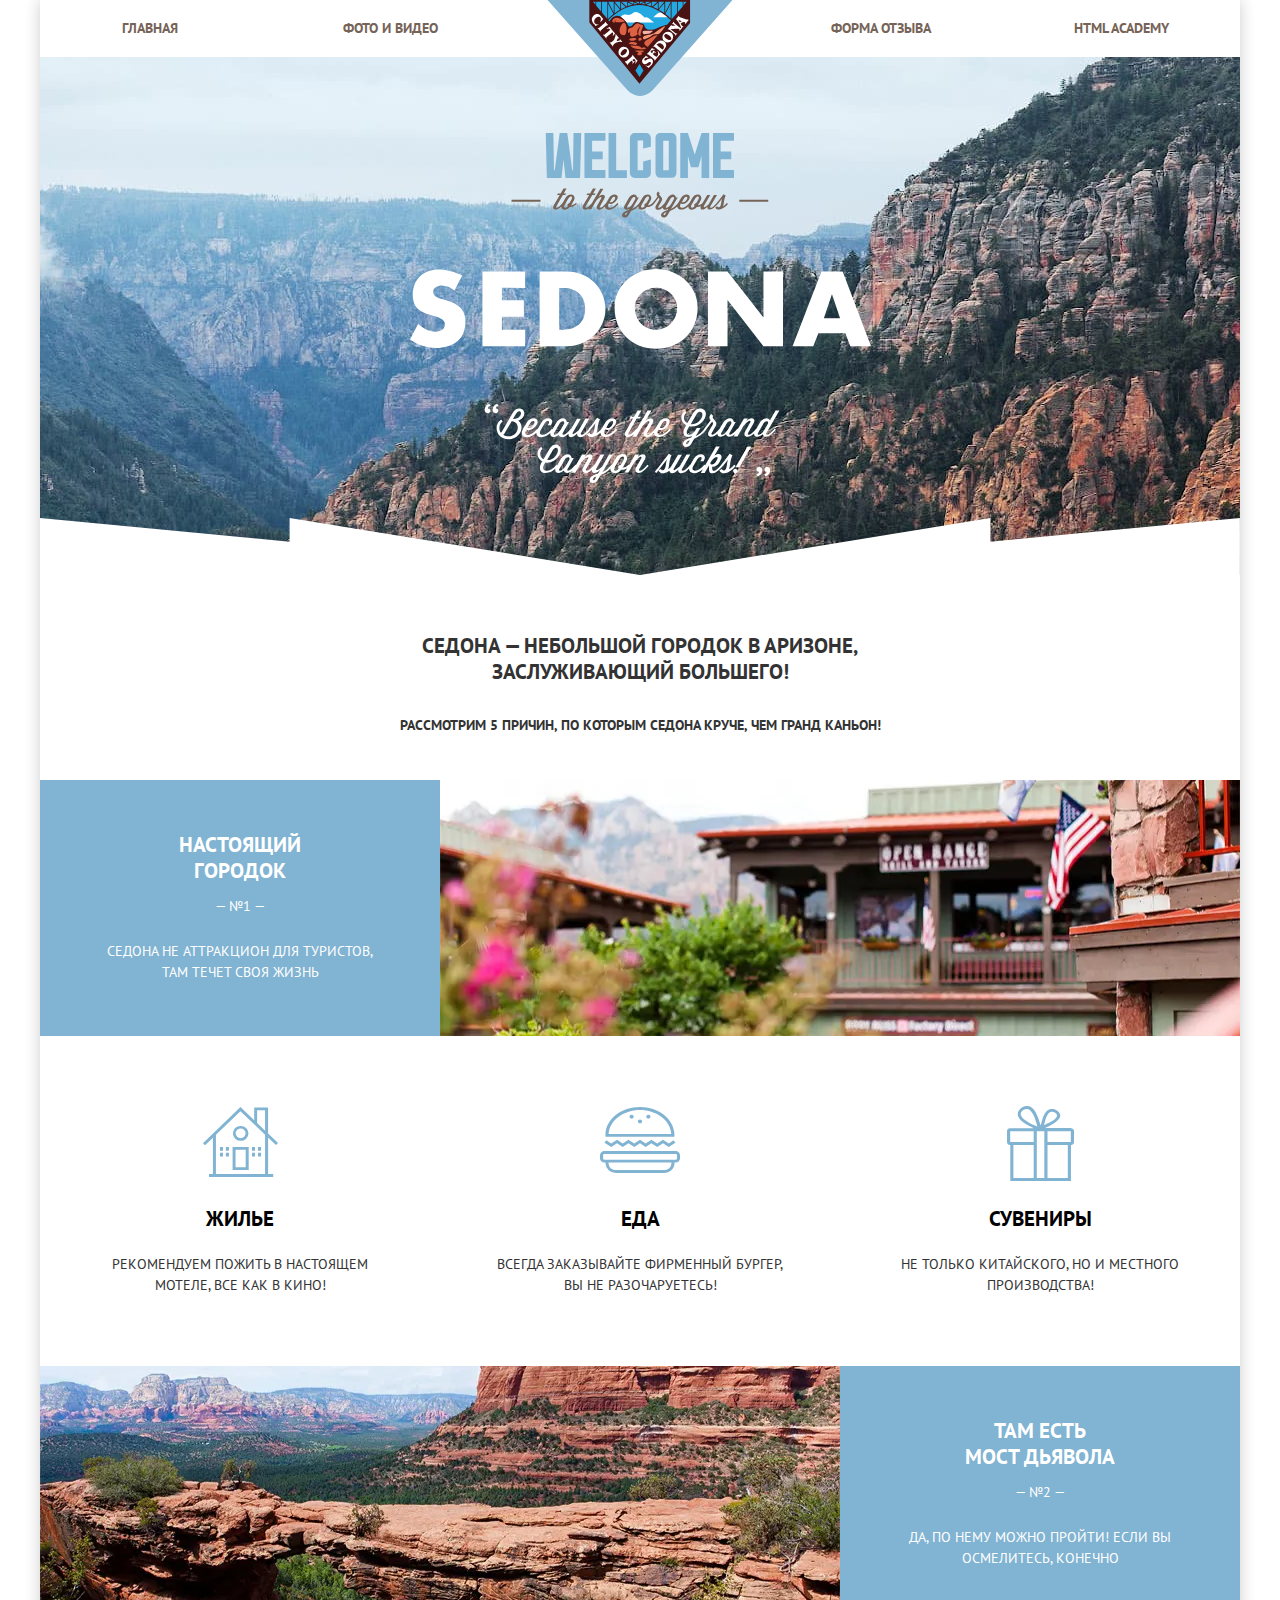
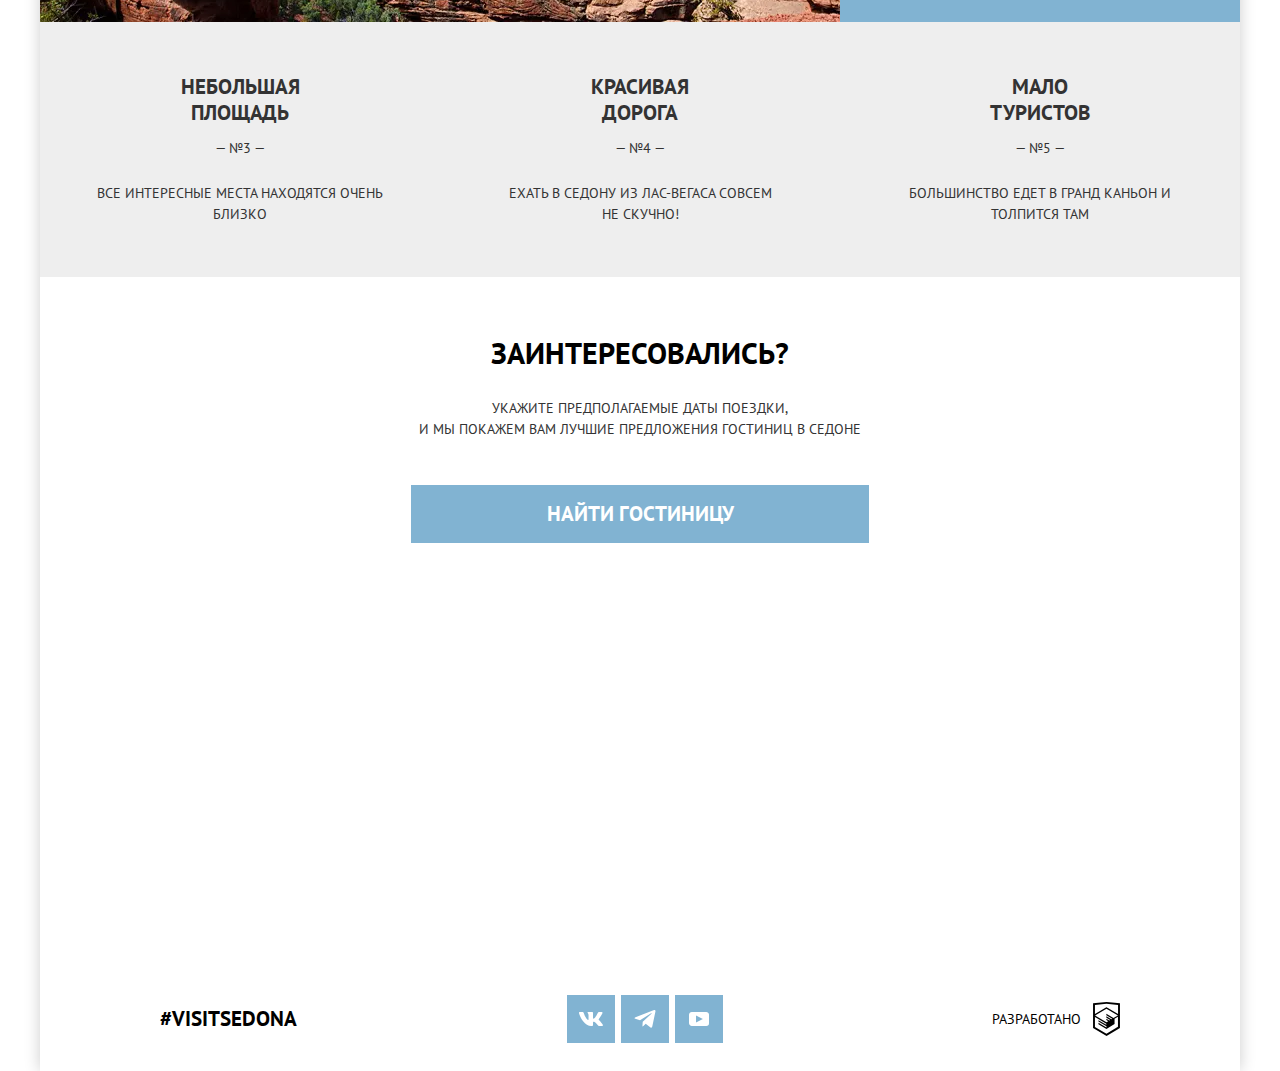
<file: index.html>
<!DOCTYPE html>
<html class="page" lang="ru">
<head>
  <meta charset="utf-8">
  <meta name="viewport" content="width=device-width, initial-scale=1">
  <link rel="stylesheet" href="css/style.min.css">
  <link rel="icon" href="favicon.ico"> <!-- 32×32 -->
  <link rel="icon" href="img/favicons/favicon.svg" type="image/svg+xml">
  <link rel="apple-touch-icon" href="img/favicons/favicon-180.png"> <!-- 180×180 -->
  <link rel="manifest" href="manifest.webmanifest">
  <title>HTML Academy: Седона</title>
</head>
<body class="page__body">
  <div class="page__container">
    <header class="header">
      <a class="header__logo" aria-current="page" href="index.html">
        <img class="header__logo-image" src="img/svg/logo-sedona.svg" width="185" height="96" alt="Логотип города Седона.">
      </a>
      <!-- Классы nav--closed и nav--opened для управления бургерным меню в мобильной версии -->
      <nav class="nav nav--closed nav--nojs">
        <button class="nav__toggle" type="button">
          <span class="visually-hidden">Открыть меню</span>
        </button>
        <div class="nav__wrapper">
          <ul class="nav__list site-list">
            <li class="site-list__item">
              <a class="site-list__link" aria-current="page" href="index.html">
                Главная
              </a>
            </li>
            <li class="site-list__item">
              <a class="site-list__link" href="catalog.html">
                Фото и видео
              </a>
            </li>
          </ul>
          <ul class="nav__list user-list">
            <li class="user-list__item">
              <a class="user-list__link" href="form.html">
                Форма Отзыва
              </a>
            </li>
            <li class="user-list__item">
              <a class="user-list__link" href="https://htmlacademy.ru/intensive/adaptive">
                HTML Academy
              </a>
            </li>
          </ul>
        </div>
      </nav>
    </header>
    <main class="main-container">
      <section class="advantages">
        <header class="advantages__header header-inner header-inner--big">
          <h1 class="visually-hidden">Поиск гостиниц в городе Седона</h1>
          <img class="header-inner__img header-inner__img--big" src="img/svg/hero-logo-big.svg" width="282" height="214" alt="Добро пожаловать в великолепную Седону! Большой Каньон - это отстой!">
        </header>
        <p class="advantages__text">Седона — небольшой городок в Аризоне, <br>заслуживающий большего!</p>
        <h2 class="advantages__title">Рассмотрим 5 причин, по которым Седона круче, чем Гранд Каньон!</h2>
        <ol class="advantages__list">
          <li class="advantages__item advantages__item--complex">
            <div class="advantages__container">
              <h3 class="advantages__subtitle">Настоящий <br>городок</h3>
              <span class="advantages__number">— №1 —</span>
              <p class="advantages__description">Седона не аттракцион для туристов, там течет своя жизнь</p>
            </div>
            <picture class="advantages__picture">
              <source type="image/webp" media="(min-width: 1200px)" srcset="img/advantages-photo-1-desktop.webp 1x, img/advantages-photo-1-desktop@2x.webp 2x" width="800" height="256">
              <source type="image/webp" media="(min-width: 768px)" srcset="img/advantages-photo-1-tablet.webp 1x, img/advantages-photo-1-tablet@2x.webp 2x" width="512" height="256">
              <source type="image/webp" srcset="img/advantages-photo-1-mobile.webp 1x, img/advantages-photo-1-mobile@2x.webp 2x" width="320" height="260">
              <source media="(min-width: 1200px)" srcset="img/advantages-photo-1-desktop.jpg 1x, img/advantages-photo-1-desktop@2x.jpg 2x" width="800" height="256">
              <source media="(min-width: 768px)" srcset="img/advantages-photo-1-tablet.jpg 1x, img/advantages-photo-1-tablet@2x.jpg 2x" width="512" height="256">
              <img class="advantages__photo" src="img/advantages-photo-1-mobile.jpg" srcset="img/advantages-photo-1-mobile@2x.jpg 2x" width="320" height="260" alt="Утро в Седоне.">
            </picture>

            <ul class="promo">
              <li class="promo__item promo__item--house">
                <h4 class="promo__title">Жилье</h4>
                <p class="promo__text">Рекомендуем пожить в настоящем мотеле, все как в кино!</p>
              </li>
              <li class="promo__item promo__item--food">
                <h4 class="promo__title">Еда</h4>
                <p class="promo__text">Всегда заказывайте фирменный бургер, вы не разочаруетесь!</p>
              </li>
              <li class="promo__item promo__item--souvenirs">
                <h4 class="promo__title">Сувениры</h4>
                <p class="promo__text">Не только китайского, но и местного производства!</p>
              </li>
            </ul>
          </li>
          <li class="advantages__item advantages__item--complex advantages__item--order-reverse">
            <div class="advantages__container">
              <h3 class="advantages__subtitle">Там есть <br>Мост дьявола</h3>
              <span class="advantages__number">— №2 —</span>
              <p class="advantages__description">Да, по нему можно пройти! Если вы осмелитесь, конечно</p>
            </div>
            <picture class="advantages__picture">
              <source type="image/webp" media="(min-width: 1200px)" srcset="img/advantages-photo-2-desktop.webp 1x, img/advantages-photo-2-desktop@2x.webp 2x" width="800" height="256">
              <source type="image/webp" media="(min-width: 768px)" srcset="img/advantages-photo-2-tablet.webp 1x, img/advantages-photo-2-tablet@2x.webp 2x" width="512" height="256">
              <source type="image/webp" srcset="img/advantages-photo-2-mobile.webp 1x, img/advantages-photo-2-mobile@2x.webp 2x" width="320" height="260">
              <source media="(min-width: 1200px)" srcset="img/advantages-photo-2-desktop.jpg 1x, img/advantages-photo-2-desktop@2x.jpg 2x" width="800" height="256">
              <source media="(min-width: 768px)" srcset="img/advantages-photo-2-tablet.jpg 1x, img/advantages-photo-2-tablet@2x.jpg 2x" width="512" height="256">
              <img class="advantages__photo" src="img/advantages-photo-2-mobile.jpg" srcset="img/advantages-photo-2-mobile@2x.jpg 2x" width="320" height="260" alt="Мост дьявола.">
            </picture>
          </li>
          <li class="advantages__item advantages__item--simple">
            <h3 class="advantages__subtitle">Небольшая <br>площадь</h3>
            <span class="advantages__number">— №3 —</span>
            <p class="advantages__description">Все интересные места находятся очень близко</p>
          </li>
          <li class="advantages__item advantages__item--simple advantages__item--dividing-line">
            <h3 class="advantages__subtitle">Красивая <br>дорога</h3>
            <span class="advantages__number">— №4 —</span>
            <p class="advantages__description">Ехать в Седону из Лас-Вегаса совсем <br>не скучно!</p>
          </li>
          <li class="advantages__item advantages__item--simple advantages__item--dividing-line">
            <h3 class="advantages__subtitle">Мало <br>туристов</h3>
            <span class="advantages__number">— №5 —</span>
            <p class="advantages__description">Большинство едет в Гранд Каньон и толпится там</p>
          </li>
        </ol>
      </section>
      <section class="search-hotel">
        <h2 class="visually-hidden">Где остановиться в Седоне?</h2>
        <p class="search-hotel__subtitle">Заинтересовались?</p>
        <p class="search-hotel__description">Укажите предполагаемые даты поездки, <br>и мы покажем вам лучшие предложения гостиниц в Cедоне</p>
        <a class="search-hotel__link button-basic button-basic--type" href="#">Найти гостиницу</a>
        <iframe class="search-hotel__map" src="https://www.google.com/maps/embed?pb=!1m18!1m12!1m3!1d2982005.9077018383!2d-111.81575275141151!3d34.98819727419906!2m3!1f0!2f0!3f0!3m2!1i1024!2i768!4f13.1!3m3!1m2!1s0x872da132f942b00d%3A0x5548c523fa6c8efd!2z0KHQtdC00L7QvdCwLCDQkNGA0LjQt9C-0L3QsCA4NjMzNiwg0KHQqNCQ!5e0!3m2!1sru!2sru!4v1680604906486!5m2!1sru!2sru" style="border: 0;" width="320" height="350" allowfullscreen="" loading="lazy" referrerpolicy="no-referrer-when-downgrade" title="Седона и ее окрестности на Google-картах"></iframe>
      </section>
    </main>
    <footer class="page-footer">
      <span class="visually-hidden">Наш хештег:</span>
      <a class="page-footer__link" href="#">
        <p class="page-footer__text page-footer__text--hashtag">#visitSEDONA</p>
      </a>
      <ul class="social">
        <li class="social__item">
          <a class="social__link button-basic" href="https://vk.com/htmlacademy">
            <span class="visually-hidden">Мы ВКонтакте.</span>
            <svg width="24" height="14" fill="currentColor" focusable="false">
              <use xlink:href="img/svg/sprite.svg#icon-vk"></use>
            </svg>
          </a>
        </li>
        <li class="social__item">
          <a class="social__link button-basic" href="https://t.me/htmlacademy">
            <span class="visually-hidden">Наш Телеграм.</span>
            <svg width="22" height="18" fill="currentColor" focusable="false">
              <use xlink:href="img/svg/sprite.svg#icon-telegram"></use>
            </svg>
          </a>
        </li>
        <li class="social__item">
          <a class="social__link button-basic" href="https://www.youtube.com/user/htmlacademyru">
            <span class="visually-hidden">Наш канал на YouTube.</span>
            <svg width="20" height="14" fill="currentColor" focusable="false">
              <use xlink:href="img/svg/sprite.svg#icon-youtube"></use>
            </svg>
          </a>
        </li>
      </ul>
      <a class="page-footer__link page-footer__link--last" href="https://htmlacademy.ru/intensive/adaptive">
        <p class="page-footer__text page-footer__text--made-in">Разработано</p>
        <span class="visually-hidden">в HTML Academy.</span>
        <svg width="27" height="36" fill="currentColor" focusable="false">
          <use xlink:href="img/svg/sprite.svg#icon-htmlacademy"></use>
        </svg>
      </a>
    </footer>
  </div>
  <script src="js/script.js"></script>
</body>
</html>
</file>
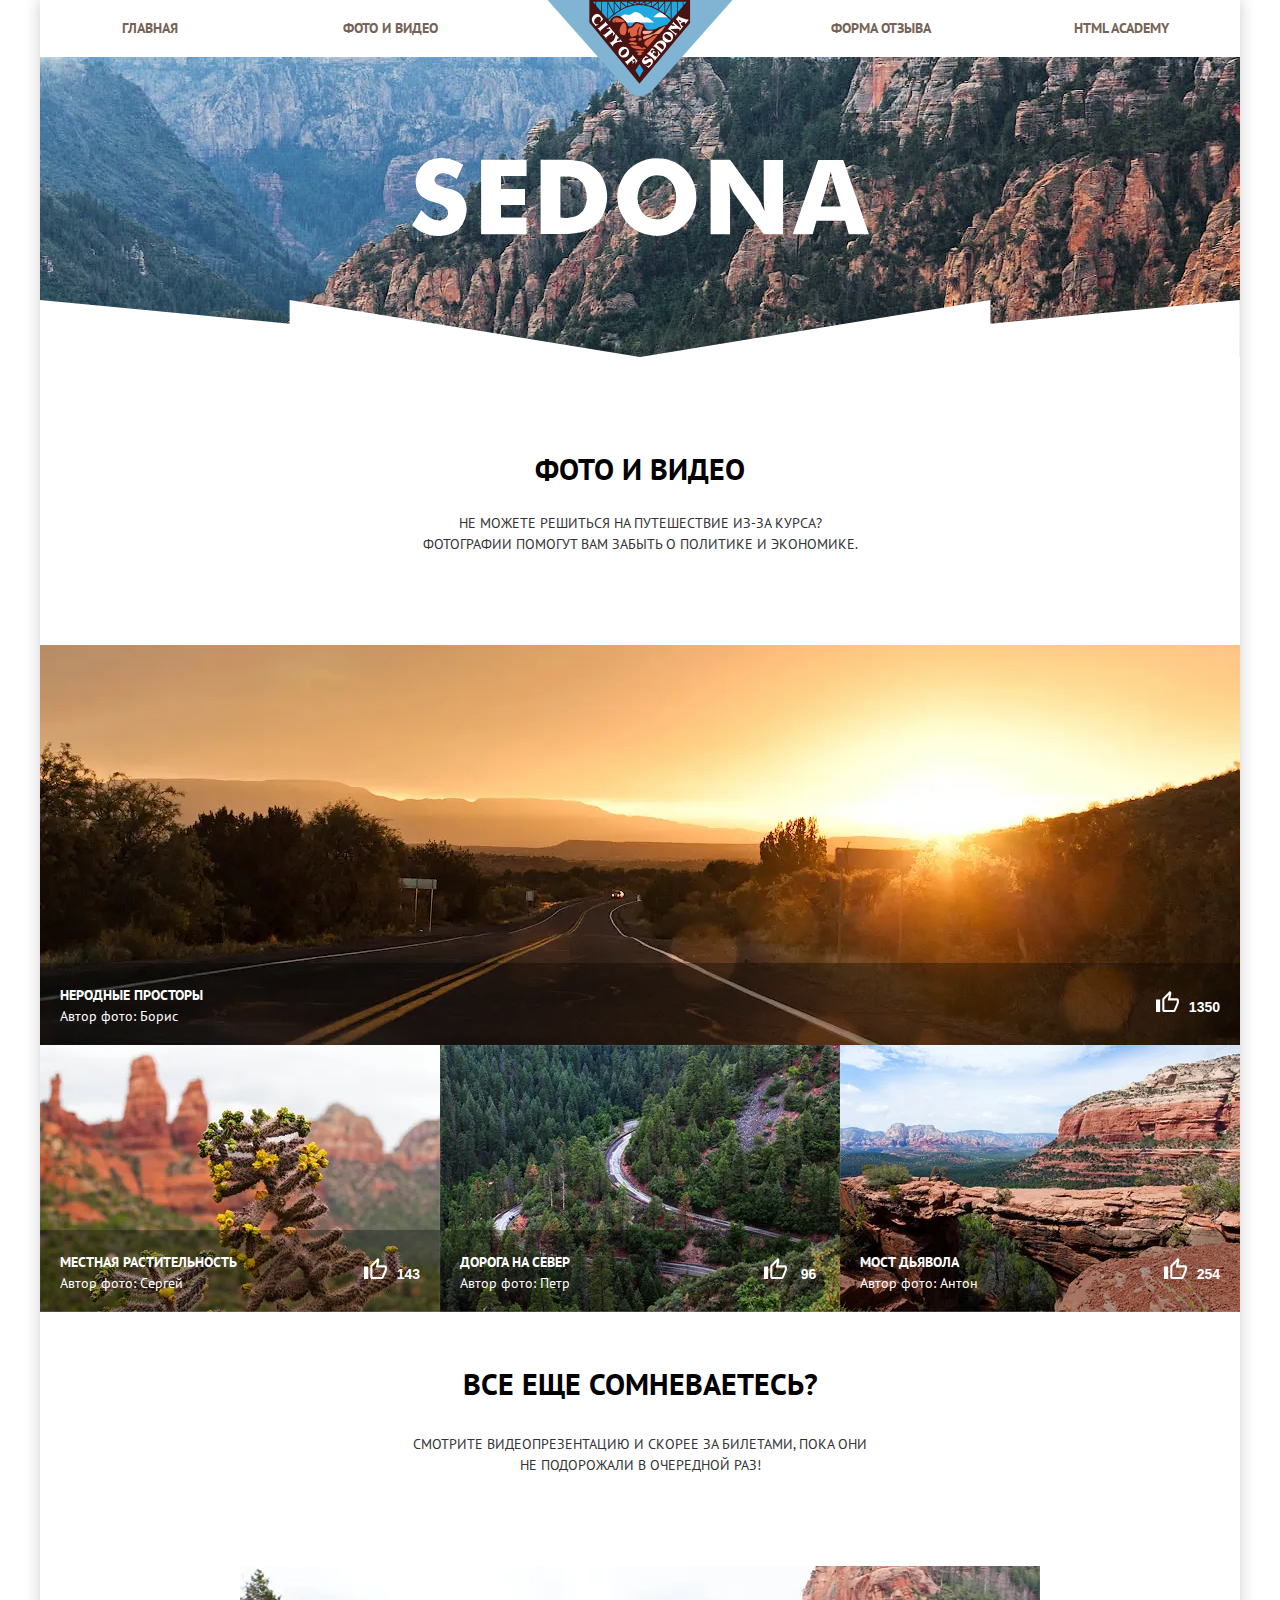
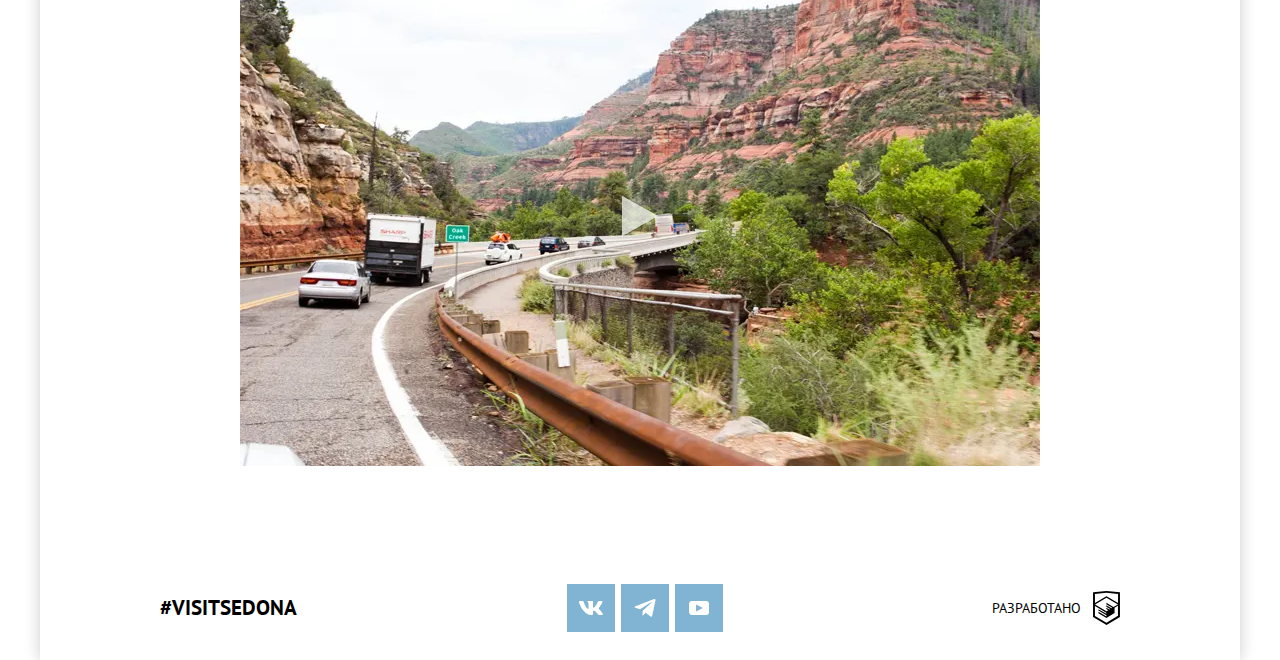
<file: catalog.html>
<!DOCTYPE html>
<html class="page" lang="ru">
<head>
  <meta charset="utf-8">
  <meta name="viewport" content="width=device-width, initial-scale=1">
  <link rel="stylesheet" href="css/style.min.css">
  <link rel="icon" href="favicon.ico"> <!-- 32×32 -->
  <link rel="icon" href="img/favicons/favicon.svg" type="image/svg+xml">
  <link rel="apple-touch-icon" href="img/favicons/favicon-180.png"> <!-- 180×180 -->
  <link rel="manifest" href="manifest.webmanifest">
  <title>HTML Academy: Седона. Каталог фото и видео</title>
</head>
<body class="page__body">
  <div class="page__container">
    <header class="header">
      <a class="header__logo" href="index.html">
        <img class="header__logo-image" src="img/svg/logo-sedona.svg" width="185" height="96" alt="Логотип города Седона.">
      </a>
      <!-- Классы "nav--closed" и "nav--opened" для управления бургерным меню в мобильной версии -->
      <nav class="nav nav--closed nav--nojs">
        <button class="nav__toggle" type="button">
          <span class="visually-hidden">Открыть меню</span>
        </button>
        <div class="nav__wrapper">
          <ul class="nav__list site-list">
            <li class="site-list__item">
              <a class="site-list__link"  href="index.html">
                Главная
              </a>
            </li>
            <li class="site-list__item">
              <a class="site-list__link" aria-current="page" href="catalog.html">
                Фото и видео
              </a>
            </li>
          </ul>
          <ul class="nav__list user-list">
            <li class="user-list__item">
              <a class="user-list__link" href="form.html">
                Форма Отзыва
              </a>
            </li>
            <li class="user-list__item">
              <a class="user-list__link" href="https://htmlacademy.ru/intensive/adaptive">
                HTML Academy
              </a>
            </li>
          </ul>
        </div>
      </nav>
    </header>
    <main class="main-container">
      <section class="gallery">
        <header class="gallery__header header-inner header-inner--small">
          <img class="header-inner__img header-inner__img--small" src="img/svg/hero-logo-small.svg" width="229" height="39" alt="Логотип города Седона.">
        </header>
        <h1 class="gallery__title gallery__title--top">Фото и видео</h1>
        <p class="gallery__subtitle">Не можете решиться на путешествие из-за курса? <br>Фотографии помогут вам забыть о политике и экономике.</p>
        <ul class="gallery__list">
          <li class="gallery__item gallery__item--dividing-line gallery__item--foto-wide">
            <picture>
              <source type="image/webp" media="(min-width: 1200px)" srcset="img/gallery/photo-1-desktop.webp 1x, img/gallery/photo-1-desktop@2x.webp 2x" width="1200" height="400">
              <source type="image/webp" media="(min-width: 768px)" srcset="img/gallery/photo-1-tablet.webp 1x, img/gallery/photo-1-tablet@2x.webp 2x" width="648" height="400">
              <source type="image/webp" srcset="img/gallery/photo-1-mobile.webp 1x, img/gallery/photo-1-mobile@2x.webp 2x" width="280" height="280">
              <source media="(min-width: 1200px)" srcset="img/gallery/photo-1-desktop.jpg 1x, img/gallery/photo-1-desktop@2x.jpg 2x" width="1200" height="400">
              <source media="(min-width: 768px)" srcset="img/gallery/photo-1-tablet.jpg 1x, img/gallery/photo-1-tablet@2x.jpg 2x" width="648" height="400">
              <img class="gallery__photo" src="img/gallery/photo-1-mobile.jpg" srcset="img/gallery/photo-1-mobile@2x.jpg 2x" width="280" height="280" alt="Дорога в Аризоне.">
            </picture>
            <div class="gallery__wrapper">
              <div class="gallery__inner">
                <h2 class="gallery__signature">Неродные просторы</h2>
                <p class="gallery__author">Автор фото: Борис</p>
              </div>
              <button class="gallery__like-button" type="button">
                <span class="visually-hidden">Поставить лайк</span>
                <svg class="gallery__rating-icon" width="23" height="21" fill="currentColor" focusable="false">
                  <use xlink:href="img/svg/sprite.svg#icon-catalog-rating"></use>
                </svg>
                <span class="gallery__rating">1350</span>
              </button>
            </div>
          </li>
          <li class="gallery__item gallery__item--dividing-line">
            <picture>
              <source type="image/webp" media="(min-width: 1200px)" srcset="img/gallery/photo-2-desktop.webp 1x, img/gallery/photo-2-desktop@2x.webp 2x" width="400" height="267">
              <source type="image/webp" media="(min-width: 768px)" srcset="img/gallery/photo-2-tablet.webp 1x, img/gallery/photo-2-tablet@2x.webp 2x" width="324" height="267">
              <source type="image/webp" srcset="img/gallery/photo-2-mobile.webp 1x, img/gallery/photo-2-mobile@2x.webp 2x" width="280" height="280">
              <source media="(min-width: 1200px)" srcset="img/gallery/photo-2-desktop.jpg 1x, img/gallery/photo-2-desktop@2x.jpg 2x" width="400" height="267">
              <source media="(min-width: 768px)" srcset="img/gallery/photo-2-tablet.jpg 1x, img/gallery/photo-2-tablet@2x.jpg 2x" width="324" height="267">
              <img class="gallery__photo" src="img/gallery/photo-2-mobile.jpg" srcset="img/gallery/photo-2-mobile@2x.jpg 2x" width="280" height="280" alt="Кактусовая веточка.">
            </picture>
            <div class="gallery__wrapper">
              <div class="gallery__inner">
                <h2 class="gallery__signature">Местная растительность</h2>
                <p class="gallery__author">Автор фото: Сергей</p>
              </div>
              <button class="gallery__like-button" type="button">
                <span class="visually-hidden">Поставить лайк</span>
                <svg class="gallery__rating-icon" width="23" height="21" fill="currentColor" focusable="false">
                  <use xlink:href="img/svg/sprite.svg#icon-catalog-rating"></use>
                </svg>
                <span class="gallery__rating">143</span>
              </button>
            </div>
          </li>
          <li class="gallery__item gallery__item--dividing-line">
            <picture>
              <source type="image/webp" media="(min-width: 1200px)" srcset="img/gallery/photo-3-desktop.webp 1x, img/gallery/photo-3-desktop@2x.webp 2x" width="400" height="267">
              <source type="image/webp" media="(min-width: 768px)" srcset="img/gallery/photo-3-tablet.webp 1x, img/gallery/photo-3-tablet@2x.webp 2x" width="324" height="267">
              <source type="image/webp" srcset="img/gallery/photo-3-mobile.webp 1x, img/gallery/photo-3-mobile@2x.webp 2x" width="280" height="280">
              <source media="(min-width: 1200px)" srcset="img/gallery/photo-3-desktop.jpg 1x, img/gallery/photo-3-desktop@2x.jpg 2x" width="400" height="267">
              <source media="(min-width: 768px)" srcset="img/gallery/photo-3-tablet.jpg 1x, img/gallery/photo-3-tablet@2x.jpg 2x" width="324" height="267">
              <img class="gallery__photo" src="img/gallery/photo-3-mobile.jpg" srcset="img/gallery/photo-3-mobile@2x.jpg 2x" width="280" height="280" alt="Горная дорога с орлиной высоты.">
            </picture>
            <div class="gallery__wrapper gallery__wrapper--accented-background">
              <div class="gallery__inner">
                <h2 class="gallery__signature">Дорога на север</h2>
                <p class="gallery__author">Автор фото: Петр</p>
              </div>
              <button class="gallery__like-button" type="button">
                <span class="visually-hidden">Поставить лайк</span>
                <svg class="gallery__rating-icon" width="23" height="21" fill="currentColor" focusable="false">
                  <use xlink:href="img/svg/sprite.svg#icon-catalog-rating"></use>
                </svg>
                <span class="gallery__rating">96</span>
              </button>
            </div>
          </li>
          <li class="gallery__item gallery__item--dividing-line">
            <picture>
              <source type="image/webp" media="(min-width: 1200px)" srcset="img/gallery/photo-4-desktop.webp 1x, img/gallery/photo-4-desktop@2x.webp 2x" width="400" height="267">
              <source type="image/webp" media="(min-width: 768px)" srcset="img/gallery/photo-4-tablet.webp 1x, img/gallery/photo-4-tablet@2x.webp 2x" width="324" height="267">
              <source type="image/webp" srcset="img/gallery/photo-4-mobile.webp 1x, img/gallery/photo-4-mobile@2x.webp 2x" width="280" height="280">
              <source media="(min-width: 1200px)" srcset="img/gallery/photo-4-desktop.jpg 1x, img/gallery/photo-4-desktop@2x.jpg 2x" width="400" height="267">
              <source media="(min-width: 768px)" srcset="img/gallery/photo-4-tablet.jpg 1x, img/gallery/photo-4-tablet@2x.jpg 2x" width="324" height="267">
              <img class="gallery__photo" src="img/gallery/photo-4-mobile.jpg" srcset="img/gallery/photo-4-mobile@2x.jpg 2x" width="280" height="280" alt="Хрестоматийный вид на Мост дьявола.">
            </picture>
            <div class="gallery__wrapper">
              <div class="gallery__inner">
                <h2 class="gallery__signature">Мост дьявола</h2>
                <p class="gallery__author">Автор фото: Антон</p>
              </div>
              <button class="gallery__like-button" type="button">
                <span class="visually-hidden">Поставить лайк</span>
                <svg class="gallery__rating-icon" width="23" height="21" fill="currentColor" focusable="false">
                  <use xlink:href="img/svg/sprite.svg#icon-catalog-rating"></use>
                </svg>
                <span class="gallery__rating">254</span>
              </button>
            </div>
          </li>
        </ul>
        <p class="gallery__title gallery__title--bottom">Все еще сомневаетесь?</p>
        <p class="gallery__subtitle">Смотрите видеопрезентацию и скорее за билетами, пока они <br>не подорожали в очередной раз!</p>
        <div class="gallery__video-container video">
          <picture>
            <source type="image/webp" media="(min-width: 1200px)" srcset="img/gallery/video-desktop.webp 1x, img/gallery/video-desktop@2x.webp 2x" width="800" height="500">
            <source type="image/webp" media="(min-width: 768px)" srcset="img/gallery/video-tablet.webp 1x, img/gallery/video-tablet@2x.webp 2x" width="648" height="500">
            <source type="image/webp" srcset="img/gallery/video-mobile.webp 1x, img/gallery/video-mobile@2x.webp 2x" width="280" height="177">
            <source media="(min-width: 1200px)" srcset="img/gallery/video-desktop.jpg 1x, img/gallery/video-desktop@2x.jpg 2x" width="800" height="500">
            <source media="(min-width: 768px)" srcset="img/gallery/video-tablet.jpg 1x, img/gallery/video-tablet@2x.jpg 2x" width="648" height="500">              <img class="video__photo-poster" src="img/gallery/video-mobile.jpg" srcset="img/gallery/video-mobile@2x.jpg 2x" width="280" height="177" alt="Стоп-кадр видеоплеера.">
          </picture>
          <button class="video__button button-basic" type="button">
            <span class="visually-hidden">Воспроизвести видео.</span>
            <svg width="48" height="54" fill="currentColor" focusable="false">
              <use xlink:href="img/svg/sprite.svg#video-button"></use>
            </svg>
          </button>
        </div>
      </section>
    </main>
    <footer class="page-footer">
      <span class="visually-hidden">Наш хештег:</span>
      <a class="page-footer__link" href="#">
        <p class="page-footer__text page-footer__text--hashtag">#visitSEDONA</p>
      </a>
      <ul class="social">
        <li class="social__item">
          <a class="social__link button-basic" href="https://vk.com/htmlacademy">
            <span class="visually-hidden">Мы ВКонтакте.</span>
            <svg width="24" height="14" fill="currentColor" focusable="false">
              <use xlink:href="img/svg/sprite.svg#icon-vk"></use>
            </svg>
          </a>
        </li>
        <li class="social__item">
          <a class="social__link button-basic" href="https://t.me/htmlacademy">
            <span class="visually-hidden">Наш Телеграм.</span>
            <svg width="22" height="18" fill="currentColor" focusable="false">
              <use xlink:href="img/svg/sprite.svg#icon-telegram"></use>
            </svg>
          </a>
        </li>
        <li class="social__item">
          <a class="social__link button-basic" href="https://www.youtube.com/user/htmlacademyru">
            <span class="visually-hidden">Наш канал на YouTube.</span>
            <svg width="20" height="14" fill="currentColor" focusable="false">
              <use xlink:href="img/svg/sprite.svg#icon-youtube"></use>
            </svg>
          </a>
        </li>
      </ul>
      <a class="page-footer__link page-footer__link--last" href="https://htmlacademy.ru/intensive/adaptive">
        <p class="page-footer__text page-footer__text--made-in">Разработано</p>
        <span class="visually-hidden">в HTML Academy.</span>
        <svg width="27" height="36" fill="currentColor" focusable="false">
          <use xlink:href="img/svg/sprite.svg#icon-htmlacademy"></use>
        </svg>
      </a>
    </footer>
  </div>
  <script src="js/script.js"></script>
</body>
</html>
</file>
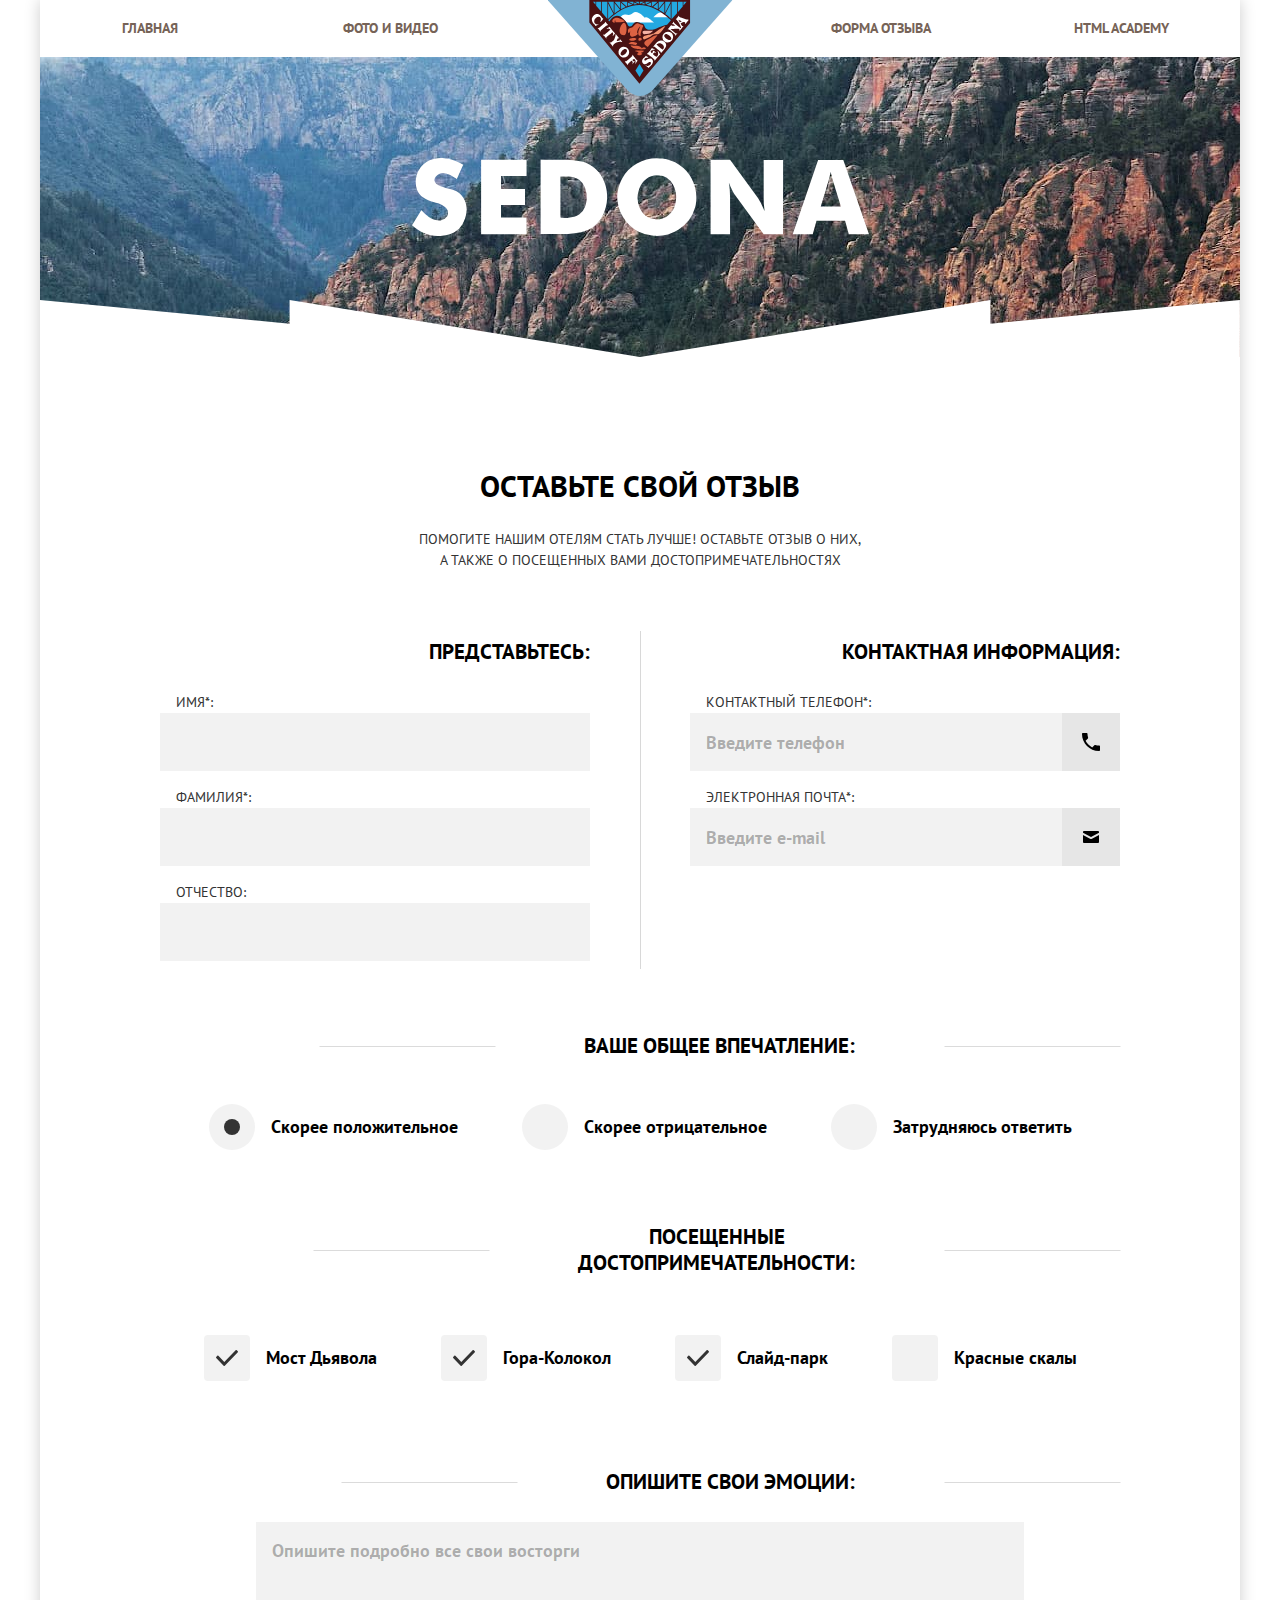
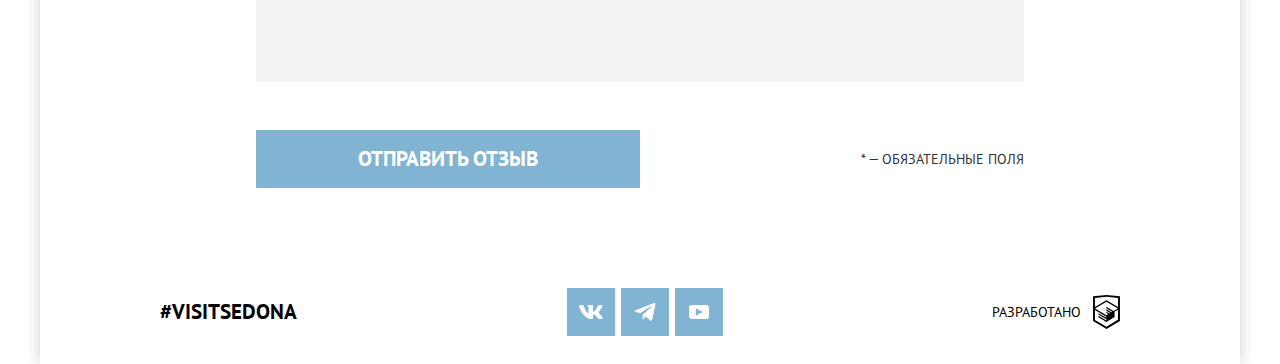
<file: form.html>
<!DOCTYPE html>
<html class="page" lang="ru">
<head>
  <meta charset="utf-8">
  <meta name="viewport" content="width=device-width, initial-scale=1">
  <link rel="stylesheet" href="css/style.min.css">
  <link rel="icon" href="favicon.ico"> <!-- 32×32 -->
  <link rel="icon" href="img/favicons/favicon.svg" type="image/svg+xml">
  <link rel="apple-touch-icon" href="img/favicons/favicon-180.png"> <!-- 180×180 -->
  <link rel="manifest" href="manifest.webmanifest">
  <title>HTML Academy: Седона. Форма Отзыва</title>
</head>
<body class="page__body">
  <div class="page__container">
    <header class="header">
      <a class="header__logo" href="index.html">
        <img class="header__logo-image" src="img/svg/logo-sedona.svg" width="185" height="96" alt="Логотип города Седона.">
      </a>
      <!-- Классы nav--closed и nav--opened для управления бургерным меню в мобильной версии -->
      <nav class="nav nav--closed nav--nojs">
        <button class="nav__toggle" type="button">
          <span class="visually-hidden">Открыть меню</span>
        </button>
        <div class="nav__wrapper">
          <ul class="nav__list site-list">
            <li class="site-list__item">
              <a class="site-list__link" href="index.html">
                Главная
              </a>
            </li>
            <li class="site-list__item">
              <a class="site-list__link" href="catalog.html">
                Фото и видео
              </a>
            </li>
          </ul>
          <ul class="nav__list user-list">
            <li class="user-list__item">
              <a class="user-list__link" aria-current="page" href="form.html">
                Форма Отзыва
              </a>
            </li>
            <li class="user-list__item">
              <a class="user-list__link" href="https://htmlacademy.ru/intensive/adaptive">
                HTML Academy
              </a>
            </li>
          </ul>
        </div>
      </nav>
    </header>
    <main class="main-container">
      <section class="guest-book">
        <header class="guest-book__header header-inner header-inner--small">
          <img class="header-inner__img header-inner__img--small" src="img/svg/hero-logo-small.svg" width="229" height="39" alt="Логотип города Седона.">
        </header>
        <h1 class="guest-book__title">Оставьте свой отзыв</h1>
        <p class="guest-book__subtitle">Помогите нашим отелям стать лучше! оставьте отзыв о них, <br>а также о посещенных вами достопримечательностях</p>
        <form class="guest-book__form form" action="https://echo.htmlacademy.ru/" method="get">
          <div class="form__wrapper">
            <fieldset class="form__group">
              <legend class="form__title form__title--double">Представьтесь:</legend>
              <label class="form__label" for="first-name">Имя*:</label>
              <input class="form__field" type="text" name="first-name" id="first-name" required>
              <label class="form__label" for="last-name">Фамилия*:</label>
              <input class="form__field" type="text" name="last-name" id="last-name" required>
              <label class="form__label" for="surname">Отчество:</label>
              <input class="form__field" type="text" name="surname" id="surname">
            </fieldset>
            <fieldset class="form__group">
              <legend class="form__title form__title--double">Контактная информация:</legend>
              <label class="form__label" for="phone">Контактный телефон*:</label>
              <div class="form__wrapper-field form__wrapper-field--phone">
                <input class="form__field" placeholder="Введите телефон" type="tel" name="phone" id="phone" required>
              </div>
              <label class="form__label" for="email">Электронная почта*:</label>
              <div class="form__wrapper-field form__wrapper-field--email">
                <input class="form__field" placeholder="Введите e-mail" type="email" name="email" id="email" required>
              </div>
            </fieldset>
          </div>
          <fieldset class="form__group">
            <legend class="form__title form__title--single">Ваше общее впечатление:</legend>
            <ul class="form__list form__list--radio">
              <li class="form__item form__item--medium">
                <input class="form__control-input visually-hidden" type="radio" id="positive" name="impression" value="positive" checked>
                <label class="form__control-label" for="positive">Скорее положительное</label>
              </li>
              <li class="form__item form__item--medium">
                <input class="form__control-input visually-hidden" type="radio" id="negative" name="impression" value="negative">
                <label class="form__control-label" for="negative">Скорее отрицательное</label>
              </li>
              <li class="form__item form__item--medium">
                <input class="form__control-input visually-hidden" type="radio" id="no-answer" name="impression" value="he did not decide">
                <label class="form__control-label" for="no-answer">Затрудняюсь ответить</label>
              </li>
            </ul>
          </fieldset>
          <fieldset class="form__group">
            <legend class="form__title form__title--single">Посещенные <br>достопримечательности:</legend>
            <ul class="form__list form__list--checkbox">
              <li class="form__item form__item--narrow">
                <input class="form__control-input visually-hidden" type="checkbox" id="devils-bridge" name="devils-bridge" checked>
                <span class="form__mark"></span>
                <label class="form__control-label" for="devils-bridge">Мост Дьявола</label>
              </li>
              <li class="form__item form__item--narrow">
                <input class="form__control-input visually-hidden" type="checkbox" id="mount-bell" name="mount-bell" checked>
                <span class="form__mark"></span>
                <label class="form__control-label" for="mount-bell">Гора-Колокол</label>
              </li>
              <li class="form__item form__item--narrow">
                <input class="form__control-input visually-hidden" type="checkbox" id="slide-park" name="slide-park" checked>
                <span class="form__mark"></span>
                <label class="form__control-label" for="slide-park">Слайд-парк</label>
              </li>
              <li class="form__item form__item--narrow">
                <input class="form__control-input visually-hidden" type="checkbox" id="red-rocks" name="red-rocks">
                <span class="form__mark"></span>
                <label class="form__control-label" for="red-rocks">Красные скалы</label>
              </li>
            </ul>
          </fieldset>
          <fieldset class="form__group form__group--last">
            <legend class="form__title form__title--single">Опишите свои эмоции:</legend>
            <label class="visually-hidden" for="field-additional">Количество символов не ограничено!</label>
            <textarea class="form__field-additional" id="field-additional" name="field-additional" placeholder="Опишите подробно все свои восторги"></textarea>
          </fieldset>
          <div class="form__wrapper-button">
            <button class="form__button button-basic button-basic--type" type="submit">Отправить отзыв</button>
            <span class="form__footnote">* — обязательные поля</span>
          </div>
        </form>
      </section>
    </main>
    <footer class="page-footer">
      <span class="visually-hidden">Наш хештег:</span>
      <a class="page-footer__link" href="#">
        <p class="page-footer__text page-footer__text--hashtag">#visitSEDONA</p>
      </a>
      <ul class="social">
        <li class="social__item">
          <a class="social__link button-basic" href="https://vk.com/htmlacademy">
            <span class="visually-hidden">Мы ВКонтакте.</span>
            <svg width="24" height="14" fill="currentColor" focusable="false">
              <use xlink:href="img/svg/sprite.svg#icon-vk"></use>
            </svg>
          </a>
        </li>
        <li class="social__item">
          <a class="social__link button-basic" href="https://t.me/htmlacademy">
            <span class="visually-hidden">Наш Телеграм.</span>
            <svg width="22" height="18" fill="currentColor" focusable="false">
              <use xlink:href="img/svg/sprite.svg#icon-telegram"></use>
            </svg>
          </a>
        </li>
        <li class="social__item">
          <a class="social__link button-basic" href="https://www.youtube.com/user/htmlacademyru">
            <span class="visually-hidden">Наш канал на YouTube.</span>
            <svg width="20" height="14" fill="currentColor" focusable="false">
              <use xlink:href="img/svg/sprite.svg#icon-youtube"></use>
            </svg>
          </a>
        </li>
      </ul>
      <a class="page-footer__link page-footer__link--last" href="https://htmlacademy.ru/intensive/adaptive">
        <p class="page-footer__text page-footer__text--made-in">Разработано</p>
        <span class="visually-hidden">в HTML Academy.</span>
        <svg width="27" height="36" fill="currentColor" focusable="false">
          <use xlink:href="img/svg/sprite.svg#icon-htmlacademy"></use>
        </svg>
      </a>
    </footer>
  </div>
  <script src="js/script.js"></script>
</body>
</html>
</file>
<file: css/style.min.css>
@font-face{font-family:"PT Sans";font-style:normal;font-weight:400;src:url(../fonts/ptsans.woff2)format("woff2");font-display:swap}@font-face{font-family:"PT Sans";font-style:normal;font-weight:700;src:url(../fonts/ptsansbold.woff2)format("woff2");font-display:swap}img{max-width:100%;height:auto}*,::after,::before{box-sizing:border-box}.page{height:100%}.page__body{font-family:"PT Sans","Arial",sans-serif;font-size:14px;line-height:21px;font-weight:400;color:#333;height:100%;margin:0}.page__container{display:flex;flex-direction:column;width:320px;margin:0 auto;min-height:100%}@media (min-width:768px){.page__container{width:100%}}@media (min-width:1200px){.page__container{width:1200px;box-shadow:0 0 15px rgba(0,0,0,.2)}}.main-container{text-align:center;flex-grow:1}.visually-hidden{position:absolute;width:1px;height:1px;margin:-1px;padding:0;border:0;clip:rect(0 0 0 0);overflow:hidden}.header{width:100%;min-height:57px;position:relative}.header__logo{display:block;position:absolute;z-index:1;width:185px;height:96px;top:0;left:50%;transform:translateX(-50%)}.header__logo:hover{opacity:.8}.header__logo:focus-visible{outline:2px solid #68a2ca;outline-offset:2px}.header__logo:active{opacity:.9}.header__logo-image{width:185px;height:96px}.nav{position:relative}.nav__wrapper{display:flex;flex-direction:column;width:100%;position:absolute;top:0;left:0}@media (min-width:768px){.nav__wrapper{flex-direction:row;justify-content:space-between;position:relative}}.nav__list{position:relative;z-index:2}@media (min-width:768px){.nav__list{z-index:0}}.nav__toggle{color:#fff;background-color:transparent;border:0;display:flex;align-items:center;justify-content:center;width:62px;height:54px;position:absolute;top:0;right:0;z-index:3;cursor:pointer}.nav__toggle:hover{opacity:.6}.nav__toggle:focus-visible{outline:2px solid #333;outline-offset:-2px}.nav__toggle:active{opacity:.3}@media (min-width:768px){.nav__toggle.nav__toggle{display:none}}.nav--closed .nav__toggle::before{content:"";position:absolute;top:18px;left:20px;width:22px;height:4px;background-color:#81b3d2;box-shadow:0 9px 0 0#81b3d2,0 18px 0 0#81b3d2;z-index:4}.nav--closed .nav__toggle:active::before{background-color:rgba(255,255,255,.3);box-shadow:0 8px 0 0 rgba(255,255,255,.3),0 16px 0 0 rgba(255,255,255,.3)}.nav--opened .nav__toggle{top:2px;left:auto;right:0}.nav--opened .nav__toggle::after,.nav--opened .nav__toggle::before{content:"";position:absolute;top:24px;left:18px;width:28px;height:4px;background-color:#fff}.nav--opened .nav__toggle::before{transform:rotate(45deg);box-shadow:none}.nav--opened .nav__toggle::after{transform:rotate(-45deg)}.nav--opened .nav__toggle:active::after,.nav--opened .nav__toggle:active::before{background-color:rgba(255,255,255,.3)}@media (max-width:767px){.nav--closed .site-list__item,.nav--closed .user-list__item,.nav--nojs .nav__toggle{display:none}.nav__wrapper::before{position:absolute;content:"";width:100%;height:7px;bottom:0;left:0;z-index:5;background:linear-gradient(transparent,rgba(0,0,0,.2))}}.site-list{margin:0;padding:0;list-style:none;display:flex;flex-direction:column}@media (min-width:768px){.site-list{flex-direction:row;justify-content:space-around;flex-wrap:wrap;width:40%}}@media (min-width:1200px){.site-list{width:480px}}.site-list__item{background-color:#81b3d2;width:100%;min-height:55px;display:flex;align-items:center;justify-content:center;border-top:1px solid rgba(255,255,255,.2);border-bottom:1px solid rgba(1,1,1,.2)}@media (min-width:768px){.site-list__item{background-color:#fff;border:0;width:-moz-fit-content;width:fit-content}}.site-list__item:first-child{border-top:none}.site-list__link{display:block;font-weight:700;font-size:18px;line-height:26px;text-decoration:none;text-transform:uppercase;color:#fff;padding:14px 60px;width:100%;text-align:center}@media (min-width:768px){.site-list__link{font-size:14px;line-height:21px;color:#000;padding:18px}}@media (min-width:1200px){.site-list__link{font-size:14px;line-height:21px;color:#766357}}.site-list__link:hover{background-color:#669ec0}@media (min-width:768px){.site-list__link:hover{color:#81b3d2;background-color:#fff}}.site-list__link:focus-visible{outline:2px solid #333;outline-offset:-2px}@media (min-width:768px){.site-list__link:focus-visible{outline:2px solid #68a2ca}}.site-list__link:active{background-color:#5496bd;color:rgba(255,255,255,.3)}@media (min-width:768px){.site-list__link:active{color:#b3b3b3;background-color:#fff}}.user-list{margin:0;padding:0;list-style:none;display:flex;flex-direction:column}@media (min-width:768px){.user-list{flex-direction:row;justify-content:space-around;flex-wrap:wrap;width:40%}}@media (min-width:1200px){.user-list{width:480px}}.user-list__item{background-color:#81b3d2;width:100%;min-height:55px;display:flex;align-items:center;justify-content:center;border-top:1px solid rgba(255,255,255,.2);border-bottom:1px solid rgba(1,1,1,.2)}@media (min-width:768px){.user-list__item{background-color:#fff;border:0;width:-moz-fit-content;width:fit-content}}.user-list__item:last-child{border-bottom:none}.user-list__link{display:block;font-weight:700;font-size:18px;line-height:26px;text-decoration:none;text-transform:uppercase;color:#fff;padding:14px 60px;width:100%;text-align:center}@media (min-width:768px){.user-list__link{font-size:14px;line-height:21px;color:#000;padding:18px}}@media (min-width:1200px){.user-list__link{font-size:14px;line-height:21px;color:#766357}}.user-list__link:hover{background-color:#669ec0}@media (min-width:768px){.user-list__link:hover{color:#81b3d2;background-color:#fff}}.user-list__link:focus-visible{outline:2px solid #333;outline-offset:-2px}@media (min-width:768px){.user-list__link:focus-visible{outline:2px solid #68a2ca}}.user-list__link:active{background-color:#5496bd;color:rgba(255,255,255,.3)}@media (min-width:768px){.user-list__link:active{color:#b3b3b3;background-color:#fff}}.advantages__header{padding-top:90px;margin-bottom:30px}@media (min-width:768px){.advantages__header{padding-top:76px;margin-bottom:48px}}@media (min-width:1200px){.advantages__header{margin-bottom:58px}}.advantages__text{font-weight:700;font-size:18px;line-height:26px;text-transform:uppercase;padding:0 24px;margin:0 0 39px}@media (min-width:768px){.advantages__text{font-size:21px;margin:0 0 30px}}.advantages__title{font-size:14px;line-height:21px;text-transform:uppercase;padding:0 18px;margin:0 0 30px}@media (min-width:768px){.advantages__title{margin:0 0 54px}}@media (min-width:1200px){.advantages__title{margin:0 0 44px}}.advantages__list{padding:0;list-style:none;display:flex;flex-direction:column;margin:0 auto}@media (min-width:768px){.advantages__list{flex-direction:row;flex-wrap:wrap;width:768px}}@media (min-width:1200px){.advantages__list{width:1200px}}.advantages__item{position:relative}.advantages__item--complex{color:#fff;background-color:#81b3d2;padding:0}@media (min-width:768px){.advantages__item--complex{width:100%;display:flex;flex-wrap:wrap}}.advantages__item--order-reverse{flex-direction:row-reverse}.advantages__item--simple{width:320px;background-color:#eee;padding:24px 33px}@media (min-width:768px){.advantages__item--simple{width:256px;padding:41px 33px}}@media (min-width:1200px){.advantages__item--simple{width:400px;padding:52px 50px}}@media (max-width:767px){.advantages__item:first-child{padding-top:18px}.advantages__item:last-child{padding-bottom:33px}.advantages__item:first-child::before{width:320px;height:37px;content:url(../img/svg/hero-divider-bottom.svg);position:absolute;top:-16px;left:50%;transform:translateX(-50%)}.advantages__item--dividing-line::before{width:284px;height:1px;background-color:#d6d6d6;content:"";position:absolute;top:0;left:18px}}.advantages__photo{display:block}@media (min-width:768px){.advantages__photo{width:512px}}@media (min-width:1200px){.advantages__photo{width:800px}}.advantages__container{width:320px;padding:37px 18px}@media (min-width:768px){.advantages__container{width:256px;padding:52px 30px 30px}}@media (min-width:1200px){.advantages__container{width:400px;padding:52px 54px}}.advantages__subtitle{font-weight:700;font-size:18px;line-height:26px;text-transform:uppercase;color:inherit;padding:0;margin:0 0 12px}@media (max-width:767px){.advantages__subtitle br{display:none}}@media (min-width:768px){.advantages__subtitle{font-size:21px}}.advantages__number{display:block;margin-bottom:16px}@media (min-width:768px){.advantages__number{margin-bottom:24px}}.advantages__description{text-transform:uppercase;padding:0;margin:0}@media (max-width:767px){.advantages__description br{display:none}}.promo{margin:0;padding:0;list-style:none;display:grid;background-color:#fff}@media (min-width:768px){.promo{grid-template-columns:repeat(3,256px);grid-column:1/-1}}@media (min-width:1200px){.promo{grid-template-columns:repeat(3,400px);grid-column:1/-1}}@media (max-width:767px){.promo__item{text-align:left;padding:10px 18px 20px 64px}.promo__item:first-child{margin-top:25px}.promo__item:last-child{margin-bottom:25px}}@media (min-width:768px){.promo__item{padding:154px 33px 64px}}@media (min-width:1200px){.promo__item{padding:170px 50px 70px}}.promo__item--house{background-image:url(../img/svg/icon-house.svg);background-repeat:no-repeat;background-position:18px 2px}@media (min-width:768px){.promo__item--house{background-position:center 60px;background-size:77px 72px}}@media (min-width:1200px){.promo__item--house{background-position:center 70px}}.promo__item--food{background-image:url(../img/svg/icon-food.svg);background-repeat:no-repeat;background-position:18px 2px}@media (min-width:768px){.promo__item--food{background-position:center 60px;background-size:80px 68px}}@media (min-width:1200px){.promo__item--food{background-position:center 70px}}.promo__item--souvenirs{background-image:url(../img/svg/icon-souvenirs.svg);background-repeat:no-repeat;background-position:22px 2px}@media (min-width:768px){.promo__item--souvenirs{background-position:center 60px;background-size:67px 75px}}@media (min-width:1200px){.promo__item--souvenirs{background-position:center 70px}}.promo__title{font-weight:700;font-size:18px;line-height:26px;text-transform:uppercase;color:#000;padding:0;margin:0 0 18px}@media (min-width:768px){.promo__title{font-size:21px;margin:0 0 22px}}.promo__text{text-transform:uppercase;color:#333;padding:0;margin:0}.search-hotel{padding:38px 0 8px}@media (min-width:768px){.search-hotel{padding:58px 0 8px}}.search-hotel__subtitle{font-weight:700;font-size:21px;line-height:26px;text-transform:uppercase;color:#000;padding:0 18px;margin:0 0 20px}@media (min-width:768px){.search-hotel__subtitle{font-size:30px;line-height:35px;margin-bottom:28px}}.search-hotel__description{text-transform:uppercase;padding:0 18px;margin:0 0 32px}@media (min-width:768px){.search-hotel__description{margin-bottom:45px}}@media (max-width:767px){.search-hotel__description br{display:none}}.search-hotel__link{width:284px;min-height:58px;text-decoration:none;color:#fff;background-color:#81b3d2;padding:16px;margin:32px auto 49px}@media (min-width:768px){.search-hotel__link{width:458px;margin:32px auto 56px}}@media (min-width:1200px){.search-hotel__link{margin-bottom:66px}}.search-hotel__link:hover{background-color:#669ec0}.search-hotel__link:active{color:rgba(255,255,255,.3)}.search-hotel__map{width:320px;height:350px;display:block;border:0;margin:0 auto}@media (min-width:768px){.search-hotel__map{width:768px}}@media (min-width:1200px){.search-hotel__map{width:1200px}}.button-basic{font-family:"PT Sans","Arial",sans-serif;border:0;display:flex;align-items:center;justify-content:center;cursor:pointer}.button-basic:focus-visible{outline:2px solid #68a2ca;outline-offset:2px}.button-basic--type{font-weight:700;font-size:21px;line-height:26px;text-transform:uppercase}.page-footer{display:flex;flex-direction:column;margin:33px auto;align-items:center}@media (min-width:768px){.page-footer{flex-direction:row;justify-content:space-between;width:648px;margin:28px auto}}@media (min-width:1200px){.page-footer{width:960px}}.page-footer__link{color:#000;text-decoration:none;display:grid;gap:12px;align-items:center;justify-content:center;margin-bottom:30px}@media (min-width:768px){.page-footer__link{justify-content:left;margin-right:30px;margin-bottom:0}}.page-footer__link--last{margin-top:30px;grid-template-columns:min-content auto}@media (min-width:768px){.page-footer__link--last{margin-top:0;margin-left:30px;margin-right:0;justify-content:right}}.page-footer__link:hover{color:#81b3d2}.page-footer__link:focus-visible{outline:2px solid #68a2ca;outline-offset:2px}.page-footer__link:active{color:#b3b3b3}.page-footer__text{text-transform:uppercase;margin:0}.page-footer__text--hashtag{font-weight:700;font-size:21px;line-height:26px;padding:0 18px}@media (min-width:768px){.page-footer__text--hashtag{padding:0}}.page-footer__text--made-in{padding:0;width:100%}.social{margin:0;padding:0;list-style:none;display:grid;grid-template-columns:repeat(3,min-content);height:min-content;justify-content:center;gap:6px}.social__item{min-width:48px;height:48px;background-color:#81b3d2}.social__link{width:100%;min-height:100%;color:#fff}.social__link:hover{background-color:#669ec0}.social__link:active{color:rgba(255,255,255,.3)}.header-inner{width:100%;background-color:#81b3d2;background-image:url(../img/svg/hero-divider.svg),url(../img/hero-background-mobile.jpg);background-repeat:no-repeat,no-repeat;background-size:auto cover;display:flex;flex-direction:column;align-items:center}@media (-webkit-min-device-pixel-ratio:2),(min-resolution:2dppx){.header-inner{background-image:url(../img/svg/hero-divider.svg),url(../img/hero-background-mobile@2x.jpg)}}@media (min-width:768px){.header-inner{background-image:url(../img/svg/hero-divider.svg),url(../img/hero-background-desktop.jpg);background-position:center bottom,center bottom;background-size:auto,cover}}@media (min-width:768px) and (-webkit-min-device-pixel-ratio:2),(min-width:768px) and (min-resolution:2dppx){.header-inner{background-image:url(../img/svg/hero-divider.svg),url(../img/hero-background-desktop@2x.jpg)}}.header-inner--big{height:389px;background-position:center bottom,center}@media (min-width:768px){.header-inner--big{height:518px}}.header-inner--small{height:158px;background-position:center bottom,bottom}@media (min-width:768px){.header-inner--small{height:290px}}@media (min-width:1200px){.header-inner--small{height:300px}}.header-inner__img{display:block}.header-inner__img--big{width:282px}@media (min-width:768px){.header-inner__img--big{width:461px}}.header-inner__img--small{width:229px}@media (min-width:768px){.header-inner__img--small{width:457px}}.guest-book__header{padding-top:52px;margin-bottom:36px}@media (min-width:768px){.guest-book__header{padding-top:95px;margin-bottom:59px}}@media (min-width:1200px){.guest-book__header{padding-top:101px;margin-bottom:111px}}.guest-book__title{font-weight:700;font-size:18px;line-height:26px;text-transform:uppercase;color:#000;padding:0 18px;margin:0 0 24px}@media (min-width:768px){.guest-book__title{font-size:30px;line-height:36px;margin:0 0 15px}}@media (min-width:1200px){.guest-book__title{margin:0 0 25px}}.guest-book__subtitle{text-transform:uppercase;padding:0 18px;margin:0 0 52px}@media (max-width:767px){.guest-book__subtitle br{display:none}}@media (min-width:768px){.guest-book__subtitle{margin:0 0 107px}}@media (min-width:1200px){.guest-book__subtitle{margin:0 0 68px}}.form{width:280px;margin:0 auto;text-align:left}@media (min-width:768px){.form{width:648px}}@media (min-width:1200px){.form{width:960px}}.form__group{border:0;width:100%;display:flex;flex-direction:column;padding:0;position:relative;margin:0 auto 48px}@media (min-width:1200px){.form__group{margin-bottom:56px}}.form__group--last{margin-bottom:58px}@media (min-width:768px){.form__group--last{margin-bottom:50px}}@media (min-width:1200px){.form__group--last{margin-bottom:48px}}@media (max-width:767px){.form__group::before{width:320px;height:1px;background-color:#e5e5e5;content:"";position:absolute;top:-72px;left:-20px}}.form__title{font-family:"PT Sans","Arial",sans-serif;font-size:18px;line-height:26px;font-weight:700;text-transform:uppercase;color:#000;text-align:center;padding:0;margin:0 0 20px;position:relative;top:0;left:50%;transform:translateX(-50%)}@media (max-width:767px){.form__title br{display:none}}@media (min-width:768px){.form__title{font-size:21px;margin-bottom:27px}.form__title--single{padding:0 176px}}@media (min-width:1200px){.form__title--single{padding:0 265px}}@media (min-width:768px){.form__title--double{max-width:295px}}@media (min-width:1200px){.form__title--double{max-width:430px}}@media (min-width:768px){.form__title--single::before{height:1px;background-color:#dbdbdb;content:"";position:absolute;top:50%;z-index:-2;width:100%;left:0}.form__title--single::after{background-color:#fff;content:"";position:absolute;height:100%;top:0;z-index:-1;left:110px;right:110px}}@media (min-width:1200px){.form__title--single::after{left:176px;right:176px}}.form__label{font-family:"PT Sans","Arial",sans-serif;font-size:14px;line-height:21px;font-weight:400;text-transform:uppercase;color:#333;padding:0 0 0 16px;margin:0}@media (min-width:768px){.form__label{width:295px}}@media (min-width:1200px){.form__label{width:430px}}.form__field{width:280px;height:58px;background-color:#f2f2f2;border:0;font-family:"PT Sans","Arial",sans-serif;font-size:18px;line-height:26px;font-weight:700;color:#000;padding:16px;margin:0 0 16px;position:relative}@media (min-width:768px){.form__field{width:295px}}@media (min-width:1200px){.form__field{width:430px}}.form__field::placeholder{color:rgba(0,0,0,.3)}.form__field:hover{background-color:#e5e5e5}.form__field:focus-visible{outline:2px solid #68a2ca}.form__field:active{background-color:#fff;outline:4px solid #e5e5e5;outline-offset:-4px}.form__wrapper,.form__wrapper-field{position:relative}.form__wrapper-field--email::after,.form__wrapper-field--phone::after{content:"";position:absolute;z-index:1;background-color:#e6e6e6;background-repeat:no-repeat;background-position:center center;width:58px;height:58px;top:0;right:0}.form__wrapper-field--phone::after{background-image:url(../img/svg/icon-form-phone.svg)}.form__wrapper-field--email::after{background-image:url(../img/svg/icon-form-email.svg)}.form__wrapper{width:100%;justify-content:center}@media (min-width:768px){.form__wrapper{display:grid;grid-template-columns:repeat(2,max-content);column-gap:58px}.form__wrapper::after{width:1px;height:calc(100% - 56px);background-color:#d8d8d8;content:"";position:absolute;top:-8px;left:50%}}@media (min-width:1200px){.form__wrapper{column-gap:100px}}.form__list{margin:0;padding:0;list-style:none;display:grid;row-gap:36px}.form__list--radio{margin:10px 0}@media (min-width:768px){.form__list--radio{margin:10px auto;grid-template-columns:repeat(2,max-content);column-gap:50px}}@media (min-width:1200px){.form__list--radio{margin:28px auto;grid-template-columns:repeat(3,max-content);column-gap:64px}}.form__list--checkbox{margin:10px 0}@media (min-width:768px){.form__list--checkbox{margin:14px auto 2px;grid-template-columns:repeat(2,max-content);column-gap:82px}}@media (min-width:1200px){.form__list--checkbox{margin:42px auto;grid-template-columns:repeat(4,max-content);column-gap:64px}}@media (min-width:768px){.form__item--narrow{max-width:190px}}@media (min-width:1200px){.form__item--narrow{max-width:200px}}@media (min-width:768px){.form__item--medium{max-width:250px}}@media (min-width:1200px){.form__item--medium{max-width:280px}}.form__control-label{font-family:"PT Sans","Arial",sans-serif;font-size:18px;line-height:26px;font-weight:700;color:#000;padding:0;margin:0;position:relative}.form__control-input[type=checkbox]~.form__control-label,.form__control-input[type=radio]+.form__control-label{cursor:pointer;display:block;padding-left:62px}.form__control-input[type=radio]+.form__control-label::before{position:absolute;content:"";width:46px;height:46px;border-radius:50%;background-color:#f2f2f2;left:0;top:50%;transform:translateY(-50%)}.form__control-input[type=radio]:checked+.form__control-label::after{position:absolute;content:"";width:16px;height:16px;border-radius:50%;background-color:#333;left:15px;top:50%;transform:translateY(-50%)}.form__control-input[type=checkbox]~.form__control-label::before{position:absolute;content:"";width:46px;height:46px;border-radius:4px;background-color:#f2f2f2;left:0;top:50%;transform:translateY(-50%)}.form__control-input[type=checkbox]:checked~.form__control-label::after{position:absolute;content:"";width:22px;height:22px;left:12px;top:50%;transform:translateY(-50%);background-image:url(../img/svg/icon-form-tick.svg);background-repeat:no-repeat;background-position:center center}.form__field-additional:hover,.form__item:hover .form__control-label::before{background-color:#e5e5e5}.form__control-input:focus-visible~.form__control-label::before,.form__field-additional:focus-visible{outline:2px solid #68a2ca}.form__item:active .form__control-label::before{background-color:#d5d5d5}.form__item:active .form__control-label::after{opacity:.3}.form__field-additional{width:100%;height:150px;background-color:#f2f2f2;border:0;font-family:"PT Sans","Arial",sans-serif;font-size:18px;line-height:26px;font-weight:700;color:#000;padding:16px;margin:0 auto;resize:none}@media (min-width:768px){.form__field-additional{height:160px}}@media (min-width:1200px){.form__field-additional{width:768px}}.form__field-additional::placeholder{color:rgba(0,0,0,.3)}.form__button{width:280px;min-height:58px;color:#fff;background-color:#81b3d2}@media (min-width:768px){.form__button{width:324px}}@media (min-width:1200px){.form__button{width:384px}}.form__button:hover{background-color:#669ec0}.form__button:focus-visible{outline:2px solid #68a2ca}.form__button:active{color:rgba(255,255,255,.3)}.form__footnote{font-family:"PT Sans","Arial",sans-serif;font-size:12px;line-height:21px;font-weight:400;color:rgba(51,51,51,.6);text-transform:uppercase;display:block;text-align:right;margin:2px 0 22px 10px}@media (min-width:768px){.form__footnote{font-size:14px;color:#333;margin:auto 0}}.form__wrapper-button{width:100%;display:flex;flex-direction:column;margin:0 auto 22px}@media (min-width:768px){.form__wrapper-button{flex-direction:row;justify-content:space-between;margin-bottom:72px}}@media (min-width:1200px){.form__wrapper-button{width:768px}}.gallery__header{padding-top:52px;margin-bottom:36px}@media (min-width:768px){.gallery__header{padding-top:95px;margin-bottom:59px}}@media (min-width:1200px){.gallery__header{padding-top:101px;margin-bottom:94px}}.gallery__title{font-weight:700;font-size:18px;line-height:26px;text-transform:uppercase;color:#000;padding:0 18px}@media (max-width:767px){.gallery__title br{display:none}}@media (min-width:768px){.gallery__title{font-size:30px;line-height:36px}}.gallery__title--top{margin:0 0 25px}@media (min-width:768px){.gallery__title--top{margin-bottom:26px}}.gallery__title--bottom{margin:0 0 28px}@media (min-width:768px){.gallery__title--bottom{margin-bottom:32px}}.gallery__subtitle{text-transform:uppercase;padding:0 22px;margin:0 0 38px}@media (max-width:767px){.gallery__subtitle br{display:none}}@media (min-width:768px){.gallery__subtitle{margin:0 0 82px}}@media (min-width:1200px){.gallery__subtitle{margin:0 0 90px}}.gallery__list{padding:0;list-style:none;display:grid;margin:0 20px 15px}@media (min-width:768px){.gallery__list{width:648px;margin:0 auto 52px;grid-template-columns:repeat(2,324px);gap:0}}@media (min-width:1200px){.gallery__list{margin:0 0 54px;grid-template-columns:repeat(3,400px);gap:0}}.gallery__item{width:100%;padding:24px 0 21px;position:relative}@media (max-width:767px){.gallery__item--dividing-line::before,.gallery__item--dividing-line:last-child::after{width:320px;height:1px;background-color:#e5e5e5;content:"";position:absolute;left:-20px}.gallery__item--dividing-line::before{top:0}.gallery__item--dividing-line:last-child::after{bottom:0}}@media (min-width:768px){.gallery__item{padding:0}.gallery__item--foto-wide{grid-column:1/-1}}.gallery__photo{width:100%;object-fit:cover;display:block;margin-bottom:15px}@media (min-width:768px){.gallery__photo{margin-bottom:0}}.gallery__wrapper{display:flex;flex-direction:column;align-items:flex-start}@media (min-width:768px){.gallery__wrapper{text-align:left;min-height:80px;background-color:#f2f2f2;flex-direction:row;justify-content:space-between;padding:22px 14px 5px 20px}}@media (min-width:1200px){.gallery__wrapper{width:100%;background-color:rgba(0,0,0,.3);position:absolute;left:0;bottom:0}.gallery__wrapper:hover{background-color:transparent}}@media (min-width:768px) and (max-width:1200px){.gallery__wrapper--accented-background{background-color:#eaeaea}}.gallery__inner{display:flex;flex-direction:column;align-items:flex-start;min-height:54px}@media (min-width:768px){.gallery__inner{margin-right:30px}}.gallery__signature{font-size:14px;line-height:21px;font-weight:700;color:#000;text-transform:uppercase;padding:0;margin:0}@media (min-width:1200px){.gallery__signature{color:#fff}}.gallery__author{padding:0;margin:0 0 13px}@media (min-width:1200px){.gallery__author{color:#fff}}.gallery__like-button{border:0;display:flex;align-items:baseline;justify-content:center;color:rgba(0,0,0,.3);background-color:transparent;min-width:68px;min-height:30px;cursor:pointer;margin-left:-4px}@media (min-width:768px){.gallery__like-button{margin-top:5px}}@media (min-width:1200px){.gallery__like-button{color:#fff}}.gallery__like-button:hover{color:#68a2ca}@media (min-width:1200px){.gallery__like-button:hover{background-color:rgba(0,0,0,.3)}}.gallery__like-button:focus-visible{outline:2px solid #68a2ca}.gallery__like-button:active{opacity:.8}.gallery__rating{font-size:14px;line-height:21px;font-weight:700;color:#000;display:block;margin-left:10px;width:100%}@media (min-width:1200px){.gallery__rating{color:#fff}}.gallery__rating-icon{width:100%}.gallery__video-container{width:280px;margin:0 auto}@media (min-width:768px){.gallery__video-container{width:648px;margin-bottom:48px}}@media (min-width:1200px){.gallery__video-container{width:800px;margin-bottom:90px}}.video{display:flex;align-items:center;justify-content:center;position:relative}.video__photo-poster{display:block;width:100%;height:100%;object-fit:cover}.video__button{width:48px;height:54px;color:rgba(255,255,255,.7);background-color:transparent;position:absolute}.video__button::before{content:"";position:absolute;top:50%;left:50%;transform:translate(-50%,-50%);width:280px;height:177px}@media (min-width:768px){.video__button::before{width:648px;height:500px}}@media (min-width:1200px){.video__button::before{width:800px;height:500px}}.video__button:hover{color:#fff}.video__button:focus-visible{outline:2px solid #68a2ca;outline-offset:-62px}.video__button:active{opacity:.5}
/*# sourceMappingURL=style.min.css.map */
</file>
